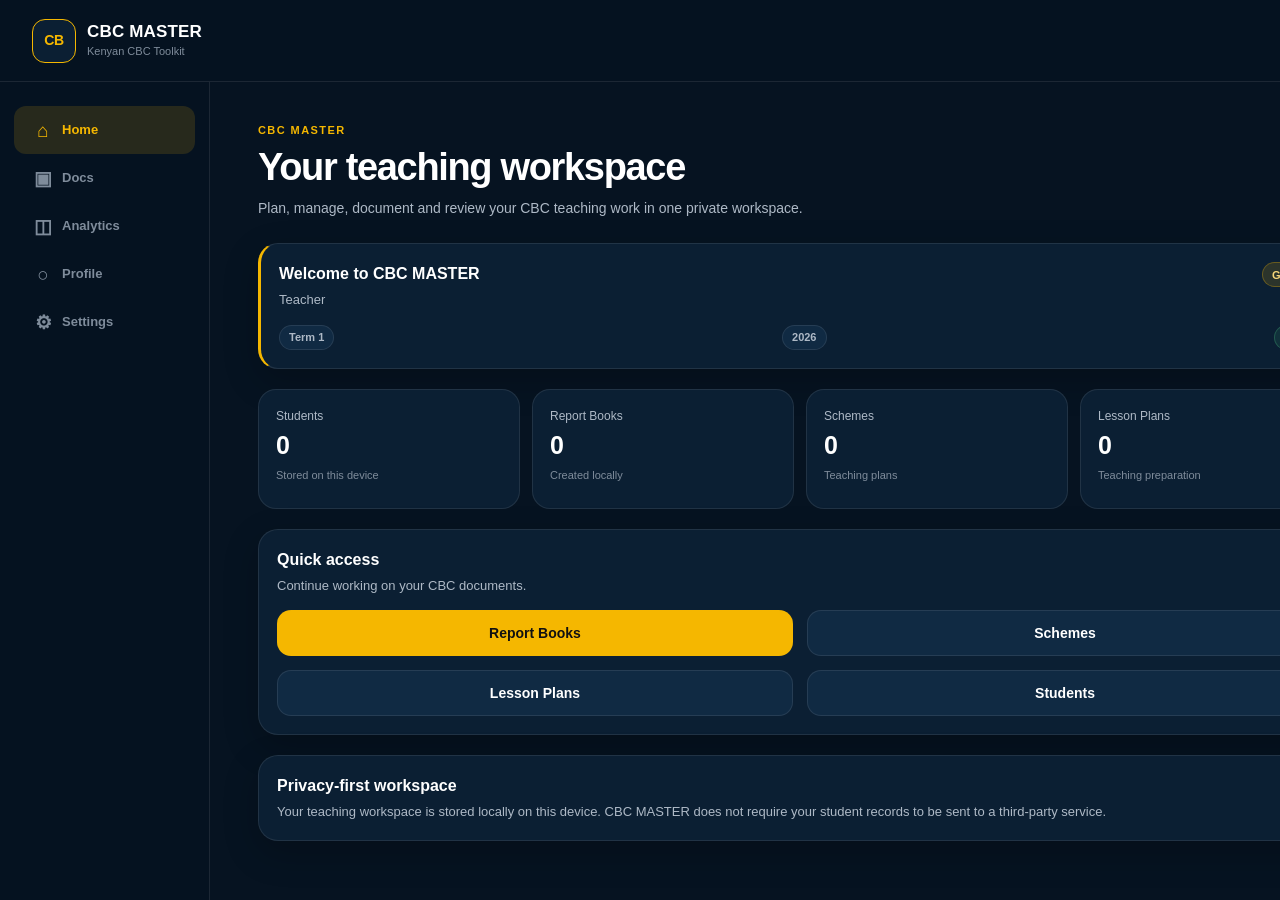
<file: frontend/index.html>
<!DOCTYPE html>
<html lang="en-KE">
<head>
  <meta charset="UTF-8">

  <meta
    name="viewport"
    content="width=device-width, initial-scale=1.0, viewport-fit=cover"
  >

  <meta
    name="theme-color"
    content="#0B1F33"
  >

  <meta
    name="description"
    content="CBC MASTER — Kenyan CBC Toolkit for PP1 to Grade 12."
  >

  <meta
    name="application-name"
    content="CBC MASTER"
  >

  <meta
    name="apple-mobile-web-app-title"
    content="CBC MASTER"
  >

  <meta
    name="apple-mobile-web-app-capable"
    content="yes"
  >

  <meta
    name="apple-mobile-web-app-status-bar-style"
    content="black-translucent"
  >

  <meta
    name="mobile-web-app-capable"
    content="yes"
  >

  <title>CBC MASTER</title>

  <link
    rel="manifest"
    href="./manifest.json"
  >

  <link
    rel="icon"
    type="image/png"
    sizes="192x192"
    href="./icons/icon-192.png"
  >

  <link
    rel="apple-touch-icon"
    href="./icons/icon-192.png"
  >

  <link
    rel="stylesheet"
    href="./css/app.css"
  >
</head>

<body>

  <!-- =====================================================
       APP
       ===================================================== -->

  <div id="app">

    <!-- ===================================================
         APP HEADER
         =================================================== -->

    <header class="app-header">

      <div class="brand">

        <div
          class="brand-mark"
          aria-hidden="true"
        >
          <span>CB</span>
        </div>

        <div class="brand-text">
          <h1>CBC MASTER</h1>
          <p>Kenyan CBC Toolkit</p>
        </div>

      </div>

      <button
        id="installButton"
        class="install-button"
        type="button"
        hidden
        aria-label="Install CBC MASTER"
      >
        Install
      </button>

    </header>


    <!-- ===================================================
         MAIN CONTENT
         =================================================== -->

    <main
      id="mainContent"
      class="main-content"
    >

      <!-- ================================================
           HOME
           ================================================ -->

      <section
        id="page-home"
        class="page active"
        data-page="home"
      >

        <div class="page-heading">
          <p class="eyebrow">CBC MASTER</p>

          <h2>Your teaching workspace</h2>

          <p>
            Plan, manage, document and review your CBC teaching work
            in one private workspace.
          </p>
        </div>


        <!-- Dashboard cards will be rendered here -->
        <div
          id="homeContent"
          class="page-content"
        ></div>

      </section>


      <!-- ================================================
           REPORT BOOKS
           ================================================ -->

      <section
        id="page-report-books"
        class="page"
        data-page="report-books"
        hidden
      >

        <div class="page-heading">

          <p class="eyebrow">REPORT BOOKS</p>

          <h2>Report Books</h2>

          <p>
            Manage learner assessment and report information.
          </p>

        </div>

        <div
          id="reportBooksContent"
          class="page-content"
        ></div>

      </section>


      <!-- ================================================
           SCHEMES
           ================================================ -->

      <section
        id="page-schemes"
        class="page"
        data-page="schemes"
        hidden
      >

        <div class="page-heading">

          <p class="eyebrow">PLANNING</p>

          <h2>Schemes of Work</h2>

          <p>
            Organise teaching plans by grade, subject and term.
          </p>

        </div>

        <div
          id="schemesContent"
          class="page-content"
        ></div>

      </section>


      <!-- ================================================
           LESSON PLANS
           ================================================ -->

      <section
        id="page-lesson-plans"
        class="page"
        data-page="lesson-plans"
        hidden
      >

        <div class="page-heading">

          <p class="eyebrow">PLANNING</p>

          <h2>Lesson Plans</h2>

          <p>
            Create and organise your daily lesson plans.
          </p>

        </div>

        <div
          id="lessonPlansContent"
          class="page-content"
        ></div>

      </section>


      <!-- ================================================
           RUBRICS
           ================================================ -->

      <section
        id="page-rubrics"
        class="page"
        data-page="rubrics"
        hidden
      >

        <div class="page-heading">

          <p class="eyebrow">ASSESSMENT</p>

          <h2>Rubrics</h2>

          <p>
            Create assessment rubrics for CBC learning activities.
          </p>

        </div>

        <div
          id="rubricsContent"
          class="page-content"
        ></div>

      </section>


      <!-- ================================================
           STUDENTS
           ================================================ -->

      <section
        id="page-students"
        class="page"
        data-page="students"
        hidden
      >

        <div class="page-heading">

          <p class="eyebrow">LEARNERS</p>

          <h2>Students</h2>

          <p>
            Keep learner information privately on this device.
          </p>

        </div>

        <div
          id="studentsContent"
          class="page-content"
        ></div>

      </section>


      <!-- ================================================
           DOCUMENTS
           ================================================ -->

      <section
        id="page-documents"
        class="page"
        data-page="documents"
        hidden
      >

        <div class="page-heading">

          <p class="eyebrow">DOCUMENTS</p>

          <h2>Documents</h2>

          <p>
            Access generated and saved teaching documents.
          </p>

        </div>

        <div
          id="documentsContent"
          class="page-content"
        ></div>

      </section>


      <!-- ================================================
           ANALYTICS
           ================================================ -->

      <section
        id="page-analytics"
        class="page"
        data-page="analytics"
        hidden
      >

        <div class="page-heading">

          <p class="eyebrow">OVERVIEW</p>

          <h2>Analytics</h2>

          <p>
            Review your teaching workspace activity.
          </p>

        </div>

        <div
          id="analyticsContent"
          class="page-content"
        ></div>

      </section>


      <!-- ================================================
           PROFILE
           ================================================ -->

      <section
        id="page-profile"
        class="page"
        data-page="profile"
        hidden
      >

        <div class="page-heading">

          <p class="eyebrow">ACCOUNT</p>

          <h2>Profile</h2>

          <p>
            Manage your CBC MASTER teacher profile.
          </p>

        </div>

        <div
          id="profileContent"
          class="page-content"
        ></div>

      </section>


      <!-- ================================================
           SETTINGS
           ================================================ -->

      <section
        id="page-settings"
        class="page"
        data-page="settings"
        hidden
      >

        <div class="page-heading">

          <p class="eyebrow">PREFERENCES</p>

          <h2>Settings</h2>

          <p>
            Control your app preferences, privacy and local data.
          </p>

        </div>

        <div
          id="settingsContent"
          class="page-content"
        ></div>

      </section>

    </main>


    <!-- ===================================================
         BOTTOM NAVIGATION
         =================================================== -->

    <nav
      class="bottom-nav"
      aria-label="Main navigation"
    >

      <button
        class="nav-item active"
        type="button"
        data-page-target="home"
      >
        <span
          class="nav-icon"
          aria-hidden="true"
        >⌂</span>

        <span>Home</span>
      </button>


      <button
        class="nav-item"
        type="button"
        data-page-target="documents"
      >
        <span
          class="nav-icon"
          aria-hidden="true"
        >▣</span>

        <span>Docs</span>
      </button>


      <button
        class="nav-item"
        type="button"
        data-page-target="analytics"
      >
        <span
          class="nav-icon"
          aria-hidden="true"
        >◫</span>

        <span>Analytics</span>
      </button>


      <button
        class="nav-item"
        type="button"
        data-page-target="profile"
      >
        <span
          class="nav-icon"
          aria-hidden="true"
        >○</span>

        <span>Profile</span>
      </button>


      <button
        class="nav-item"
        type="button"
        data-page-target="settings"
      >
        <span
          class="nav-icon"
          aria-hidden="true"
        >⚙</span>

        <span>Settings</span>
      </button>

    </nav>

  </div>


  <!-- =====================================================
       OFFLINE / APP STATUS
       ===================================================== -->

  <div
    id="offlineStatus"
    class="offline-status"
    role="status"
    aria-live="polite"
    hidden
  >
    Offline mode
  </div>


  <!-- =====================================================
       JAVASCRIPT
       ===================================================== -->

  <script
    src="./js/app.js"
    defer
  ></script>

</body>
</html>
</file>
<file: frontend/css/app.css>
/* =========================================================
   CBC MASTER V2
   Main Application Styles
   Local-First • Offline-First • Mobile-First
   ========================================================= */


/* =========================================================
   RESET
   ========================================================= */

*,
*::before,
*::after {
  box-sizing: border-box;
  margin: 0;
  padding: 0;
}

html {
  min-height: 100%;
  scroll-behavior: smooth;
  background: #061321;
}

body {
  min-height: 100vh;
  min-height: 100dvh;
  background: #061321;
  color: #f5f7fa;
  font-family:
    Inter,
    -apple-system,
    BlinkMacSystemFont,
    "Segoe UI",
    Roboto,
    Helvetica,
    Arial,
    sans-serif;
  font-size: 16px;
  line-height: 1.5;
  -webkit-font-smoothing: antialiased;
  text-rendering: optimizeLegibility;
}

button,
input,
select,
textarea {
  font: inherit;
}

button {
  border: 0;
  cursor: pointer;
}

button:disabled {
  cursor: not-allowed;
  opacity: 0.55;
}

img {
  display: block;
  max-width: 100%;
}

a {
  color: inherit;
  text-decoration: none;
}


/* =========================================================
   ROOT VARIABLES
   ========================================================= */

:root {
  --navy-950: #061321;
  --navy-900: #081827;
  --navy-850: #0b1f33;
  --navy-800: #102a43;
  --navy-750: #143451;

  --gold: #f5b700;
  --gold-light: #f8d77a;
  --gold-soft: rgba(245, 183, 0, 0.14);

  --white: #ffffff;
  --text: #f5f7fa;
  --text-muted: #aeb9c6;
  --text-dim: #7f8c9b;

  --border: rgba(255, 255, 255, 0.09);
  --border-strong: rgba(245, 183, 0, 0.3);

  --success: #55d68a;
  --danger: #ff6b6b;
  --warning: #f5b700;

  --card-radius: 20px;
  --button-radius: 14px;

  --header-height: 76px;
  --bottom-nav-height: 78px;

  --content-width: 1180px;

  --shadow:
    0 12px 35px rgba(0, 0, 0, 0.22);
}


/* =========================================================
   APP ROOT
   ========================================================= */

#app {
  min-height: 100vh;
  min-height: 100dvh;
  background: var(--navy-950);
}


/* =========================================================
   HEADER
   ========================================================= */

.app-header {
  position: sticky;
  top: 0;
  z-index: 100;

  display: flex;
  align-items: center;
  justify-content: space-between;

  min-height: var(--header-height);
  padding:
    max(12px, env(safe-area-inset-top))
    18px
    12px;

  background: rgba(6, 19, 33, 0.97);
  border-bottom: 1px solid var(--border);

  backdrop-filter: blur(14px);
  -webkit-backdrop-filter: blur(14px);
}


/* =========================================================
   BRAND
   ========================================================= */

.brand {
  display: flex;
  align-items: center;
  gap: 11px;
  min-width: 0;
}

.brand-mark {
  display: grid;
  place-items: center;

  width: 44px;
  height: 44px;
  flex: 0 0 44px;

  border: 1px solid var(--gold);
  border-radius: 13px;

  background: var(--navy-850);
  color: var(--gold);

  font-size: 14px;
  font-weight: 800;
  letter-spacing: -0.03em;
}

.brand-text {
  min-width: 0;
}

.brand-text h1 {
  color: var(--white);
  font-size: 17px;
  font-weight: 800;
  line-height: 1.1;
  letter-spacing: 0.01em;
}

.brand-text p {
  margin-top: 3px;
  color: var(--text-dim);
  font-size: 11px;
  line-height: 1.2;
}


/* =========================================================
   INSTALL BUTTON
   ========================================================= */

.install-button {
  min-height: 40px;
  padding: 0 15px;

  border: 1px solid var(--gold);
  border-radius: 12px;

  background: var(--gold);
  color: #111111;

  font-size: 13px;
  font-weight: 800;

  transition:
    transform 0.15s ease,
    opacity 0.15s ease;
}

.install-button:active {
  transform: scale(0.97);
}


/* =========================================================
   MAIN CONTENT
   ========================================================= */

.main-content {
  width: min(100%, var(--content-width));
  min-height: calc(
    100vh -
    var(--header-height) -
    var(--bottom-nav-height)
  );

  margin: 0 auto;

  padding:
    24px
    18px
    calc(var(--bottom-nav-height) + 34px);
}


/* =========================================================
   PAGE
   ========================================================= */

.page {
  display: block;
  animation: pageIn 0.2s ease;
}

.page[hidden] {
  display: none;
}

@keyframes pageIn {
  from {
    opacity: 0;
    transform: translateY(4px);
  }

  to {
    opacity: 1;
    transform: translateY(0);
  }
}


/* =========================================================
   PAGE HEADING
   ========================================================= */

.page-heading {
  margin-bottom: 24px;
}

.eyebrow {
  margin-bottom: 7px;

  color: var(--gold);
  font-size: 11px;
  font-weight: 800;
  letter-spacing: 0.13em;
  text-transform: uppercase;
}

.page-heading h2 {
  color: var(--white);
  font-size: clamp(25px, 6vw, 34px);
  font-weight: 800;
  line-height: 1.12;
  letter-spacing: -0.035em;
}

.page-heading p:last-child {
  max-width: 650px;
  margin-top: 9px;

  color: var(--text-muted);
  font-size: 14px;
  line-height: 1.6;
}


/* =========================================================
   PAGE CONTENT
   ========================================================= */

.page-content {
  display: grid;
  gap: 16px;
}


/* =========================================================
   CARDS
   ========================================================= */

.card {
  padding: 18px;

  background: var(--navy-850);
  border: 1px solid var(--border);
  border-radius: var(--card-radius);

  box-shadow: var(--shadow);
}

.card-header {
  display: flex;
  align-items: flex-start;
  justify-content: space-between;
  gap: 15px;

  margin-bottom: 15px;
}

.card-title {
  color: var(--white);
  font-size: 16px;
  font-weight: 750;
}

.card-subtitle {
  margin-top: 4px;
  color: var(--text-muted);
  font-size: 13px;
}

.card-accent {
  border-left: 3px solid var(--gold);
}


/* =========================================================
   DASHBOARD GRID
   ========================================================= */

.dashboard-grid {
  display: grid;
  grid-template-columns: repeat(2, minmax(0, 1fr));
  gap: 12px;
}

.dashboard-card {
  min-height: 120px;
  padding: 17px;

  background: var(--navy-850);
  border: 1px solid var(--border);
  border-radius: 18px;
}

.dashboard-card-label {
  color: var(--text-muted);
  font-size: 12px;
}

.dashboard-card-value {
  margin-top: 7px;

  color: var(--white);
  font-size: 25px;
  font-weight: 800;
  line-height: 1.1;
}

.dashboard-card-meta {
  margin-top: 8px;
  color: var(--text-dim);
  font-size: 11px;
}


/* =========================================================
   BUTTONS
   ========================================================= */

.btn {
  display: inline-flex;
  align-items: center;
  justify-content: center;
  gap: 8px;

  min-height: 46px;
  padding: 0 17px;

  border: 1px solid transparent;
  border-radius: var(--button-radius);

  font-size: 14px;
  font-weight: 750;

  transition:
    transform 0.15s ease,
    background 0.15s ease,
    border-color 0.15s ease;
}

.btn:active {
  transform: scale(0.98);
}

.btn-primary {
  background: var(--gold);
  color: #111111;
}

.btn-secondary {
  background: var(--navy-800);
  border-color: var(--border);
  color: var(--white);
}

.btn-outline {
  background: transparent;
  border-color: var(--border-strong);
  color: var(--gold-light);
}

.btn-danger {
  background: rgba(255, 107, 107, 0.1);
  border-color: rgba(255, 107, 107, 0.3);
  color: #ff8585;
}

.btn-full {
  width: 100%;
}


/* =========================================================
   FORM ELEMENTS
   ========================================================= */

.form-group {
  display: grid;
  gap: 7px;
}

.form-group + .form-group {
  margin-top: 15px;
}

.form-label {
  color: var(--text);
  font-size: 13px;
  font-weight: 700;
}

.form-help {
  color: var(--text-dim);
  font-size: 12px;
}

input,
select,
textarea {
  width: 100%;

  min-height: 46px;
  padding: 11px 13px;

  background: var(--navy-900);
  border: 1px solid var(--border);
  border-radius: 12px;

  color: var(--white);
  outline: none;

  transition:
    border-color 0.15s ease,
    box-shadow 0.15s ease;
}

textarea {
  min-height: 110px;
  resize: vertical;
}

input::placeholder,
textarea::placeholder {
  color: var(--text-dim);
}

input:focus,
select:focus,
textarea:focus {
  border-color: var(--gold);
  box-shadow: 0 0 0 3px var(--gold-soft);
}


/* =========================================================
   SELECT
   ========================================================= */

select {
  appearance: none;
  -webkit-appearance: none;

  background-image:
    linear-gradient(45deg, transparent 50%, var(--text-muted) 50%),
    linear-gradient(135deg, var(--text-muted) 50%, transparent 50%);

  background-position:
    calc(100% - 17px) 20px,
    calc(100% - 12px) 20px;

  background-size:
    5px 5px,
    5px 5px;

  background-repeat: no-repeat;

  padding-right: 38px;
}


/* =========================================================
   SETTINGS
   ========================================================= */

.settings-list {
  display: grid;
  gap: 10px;
}

.settings-item {
  display: flex;
  align-items: center;
  justify-content: space-between;
  gap: 15px;

  padding: 15px;

  background: var(--navy-850);
  border: 1px solid var(--border);
  border-radius: 16px;
}

.settings-item-content {
  min-width: 0;
}

.settings-item-title {
  color: var(--white);
  font-size: 14px;
  font-weight: 700;
}

.settings-item-description {
  margin-top: 3px;
  color: var(--text-muted);
  font-size: 12px;
  line-height: 1.5;
}


/* =========================================================
   TOGGLE
   ========================================================= */

.toggle {
  position: relative;

  width: 48px;
  height: 28px;
  flex: 0 0 48px;

  border-radius: 999px;
  background: var(--navy-750);

  border: 1px solid var(--border);

  transition: background 0.2s ease;
}

.toggle input {
  position: absolute;

  width: 1px;
  height: 1px;

  opacity: 0;
  pointer-events: none;
}

.toggle-track {
  position: absolute;
  inset: 0;

  border-radius: inherit;
}

.toggle-track::after {
  content: "";

  position: absolute;
  top: 4px;
  left: 4px;

  width: 18px;
  height: 18px;

  border-radius: 50%;
  background: var(--text-muted);

  transition:
    transform 0.2s ease,
    background 0.2s ease;
}

.toggle input:checked + .toggle-track::after {
  transform: translateX(20px);
  background: #111111;
}

.toggle:has(input:checked) {
  background: var(--gold);
  border-color: var(--gold);
}


/* =========================================================
   DANGER ZONE
   ========================================================= */

.danger-zone {
  margin-top: 10px;

  padding: 18px;

  border: 1px solid rgba(255, 107, 107, 0.22);
  border-radius: var(--card-radius);

  background: rgba(255, 107, 107, 0.04);
}

.danger-zone h3 {
  color: #ff8585;
  font-size: 15px;
  font-weight: 800;
}

.danger-zone p {
  margin-top: 7px;

  color: var(--text-muted);
  font-size: 12px;
  line-height: 1.55;
}

.danger-zone .btn {
  margin-top: 14px;
}


/* =========================================================
   EMPTY STATES
   ========================================================= */

.empty-state {
  display: grid;
  place-items: center;
  min-height: 190px;

  padding: 25px;

  text-align: center;

  background: var(--navy-850);
  border: 1px dashed var(--border);
  border-radius: var(--card-radius);
}

.empty-state-icon {
  display: grid;
  place-items: center;

  width: 48px;
  height: 48px;
  margin-bottom: 12px;

  border-radius: 14px;

  background: var(--gold-soft);
  color: var(--gold);

  font-size: 20px;
}

.empty-state h3 {
  color: var(--white);
  font-size: 15px;
}

.empty-state p {
  max-width: 420px;
  margin-top: 6px;

  color: var(--text-muted);
  font-size: 12px;
}


/* =========================================================
   BADGES
   ========================================================= */

.badge {
  display: inline-flex;
  align-items: center;

  min-height: 25px;
  padding: 0 9px;

  border-radius: 999px;

  background: var(--navy-800);
  border: 1px solid var(--border);

  color: var(--text-muted);
  font-size: 11px;
  font-weight: 700;
}

.badge-gold {
  background: var(--gold-soft);
  border-color: var(--border-strong);
  color: var(--gold-light);
}

.badge-success {
  background: rgba(85, 214, 138, 0.1);
  border-color: rgba(85, 214, 138, 0.25);
  color: var(--success);
}

.badge-danger {
  background: rgba(255, 107, 107, 0.1);
  border-color: rgba(255, 107, 107, 0.25);
  color: #ff8585;
}


/* =========================================================
   BOTTOM NAVIGATION
   ========================================================= */

.bottom-nav {
  position: fixed;
  left: 0;
  right: 0;
  bottom: 0;

  z-index: 200;

  display: grid;
  grid-template-columns: repeat(5, 1fr);

  min-height: var(--bottom-nav-height);

  padding:
    8px
    8px
    max(8px, env(safe-area-inset-bottom));

  background: rgba(6, 19, 33, 0.98);
  border-top: 1px solid var(--border);

  backdrop-filter: blur(16px);
  -webkit-backdrop-filter: blur(16px);
}

.nav-item {
  display: flex;
  flex-direction: column;
  align-items: center;
  justify-content: center;
  gap: 4px;

  min-width: 0;

  background: transparent;
  color: var(--text-dim);

  font-size: 10px;
  font-weight: 700;

  transition:
    color 0.15s ease,
    transform 0.15s ease;
}

.nav-item:active {
  transform: scale(0.95);
}

.nav-item.active {
  color: var(--gold);
}

.nav-icon {
  display: grid;
  place-items: center;

  width: 30px;
  height: 26px;

  font-size: 19px;
  line-height: 1;
}


/* =========================================================
   OFFLINE STATUS
   ========================================================= */

.offline-status {
  position: fixed;
  left: 50%;
  bottom: calc(var(--bottom-nav-height) + 12px);

  z-index: 300;

  transform: translateX(-50%);

  padding: 8px 13px;

  border: 1px solid var(--border);
  border-radius: 999px;

  background: var(--navy-800);
  color: var(--text-muted);

  font-size: 11px;
  font-weight: 700;

  box-shadow: var(--shadow);
}

.offline-status[hidden] {
  display: none;
}


/* =========================================================
   DIVIDER
   ========================================================= */

.divider {
  width: 100%;
  height: 1px;
  margin: 18px 0;

  background: var(--border);
}


/* =========================================================
   ROWS
   ========================================================= */

.row {
  display: flex;
  align-items: center;
  justify-content: space-between;
  gap: 14px;
}

.row-start {
  align-items: flex-start;
}

.row-wrap {
  flex-wrap: wrap;
}


/* =========================================================
   GRID HELPERS
   ========================================================= */

.grid {
  display: grid;
  gap: 14px;
}

.grid-2 {
  grid-template-columns: repeat(2, minmax(0, 1fr));
}

.grid-3 {
  grid-template-columns: repeat(3, minmax(0, 1fr));
}


/* =========================================================
   TEXT HELPERS
   ========================================================= */

.text-muted {
  color: var(--text-muted);
}

.text-dim {
  color: var(--text-dim);
}

.text-gold {
  color: var(--gold);
}

.text-success {
  color: var(--success);
}

.text-danger {
  color: var(--danger);
}

.text-center {
  text-align: center;
}


/* =========================================================
   LOADING
   ========================================================= */

.loading {
  display: grid;
  place-items: center;

  min-height: 120px;

  color: var(--text-muted);
  font-size: 13px;
}


/* =========================================================
   SCROLLBAR
   ========================================================= */

* {
  scrollbar-width: thin;
  scrollbar-color: var(--navy-750) transparent;
}

::-webkit-scrollbar {
  width: 7px;
  height: 7px;
}

::-webkit-scrollbar-track {
  background: transparent;
}

::-webkit-scrollbar-thumb {
  background: var(--navy-750);
  border-radius: 999px;
}


/* =========================================================
   TABLET
   ========================================================= */

@media (min-width: 640px) {

  .main-content {
    padding:
      32px
      28px
      calc(var(--bottom-nav-height) + 42px);
  }

  .dashboard-grid {
    grid-template-columns: repeat(3, minmax(0, 1fr));
  }

  .page-content {
    gap: 20px;
  }

}


/* =========================================================
   DESKTOP
   ========================================================= */

@media (min-width: 900px) {

  :root {
    --header-height: 82px;
    --bottom-nav-height: 0px;
  }

  .app-header {
    padding-left: 32px;
    padding-right: 32px;
  }

  .main-content {
    min-height: calc(100vh - var(--header-height));

    padding:
      40px
      36px
      50px;
  }

  .bottom-nav {
    position: fixed;

    top: var(--header-height);
    right: auto;
    bottom: 0;
    left: 0;

    width: 210px;

    display: flex;
    flex-direction: column;
    justify-content: flex-start;

    padding: 24px 14px;

    border-top: 0;
    border-right: 1px solid var(--border);
  }

  .nav-item {
    flex-direction: row;
    justify-content: flex-start;

    width: 100%;
    min-height: 48px;

    padding: 0 14px;

    border-radius: 12px;

    font-size: 13px;
  }

  .nav-item.active {
    background: var(--gold-soft);
  }

  .nav-icon {
    width: 30px;
  }

  .main-content {
    margin-left: 210px;
    max-width: none;
  }

  .dashboard-grid {
    grid-template-columns: repeat(4, minmax(0, 1fr));
  }

}


/* =========================================================
   LARGE DESKTOP
   ========================================================= */

@media (min-width: 1200px) {

  .main-content {
    padding-left: 48px;
    padding-right: 48px;
  }

  .page-heading h2 {
    font-size: 38px;
  }

}


/* =========================================================
   REDUCED MOTION
   ========================================================= */

@media (prefers-reduced-motion: reduce) {

  *,
  *::before,
  *::after {
    scroll-behavior: auto !important;
    animation-duration: 0.01ms !important;
    animation-iteration-count: 1 !important;
    transition-duration: 0.01ms !important;
  }

}


/* =========================================================
   PRINT
   ========================================================= */

@media print {

  .app-header,
  .bottom-nav,
  .install-button,
  .offline-status {
    display: none !important;
  }

  body,
  #app,
  .main-content {
    background: #ffffff !important;
    color: #000000 !important;
  }

  .main-content {
    margin: 0 !important;
    padding: 0 !important;
  }

  .card {
    background: #ffffff !important;
    border: 1px solid #cccccc !important;
    box-shadow: none !important;
    color: #000000 !important;
  }

}
</file>
